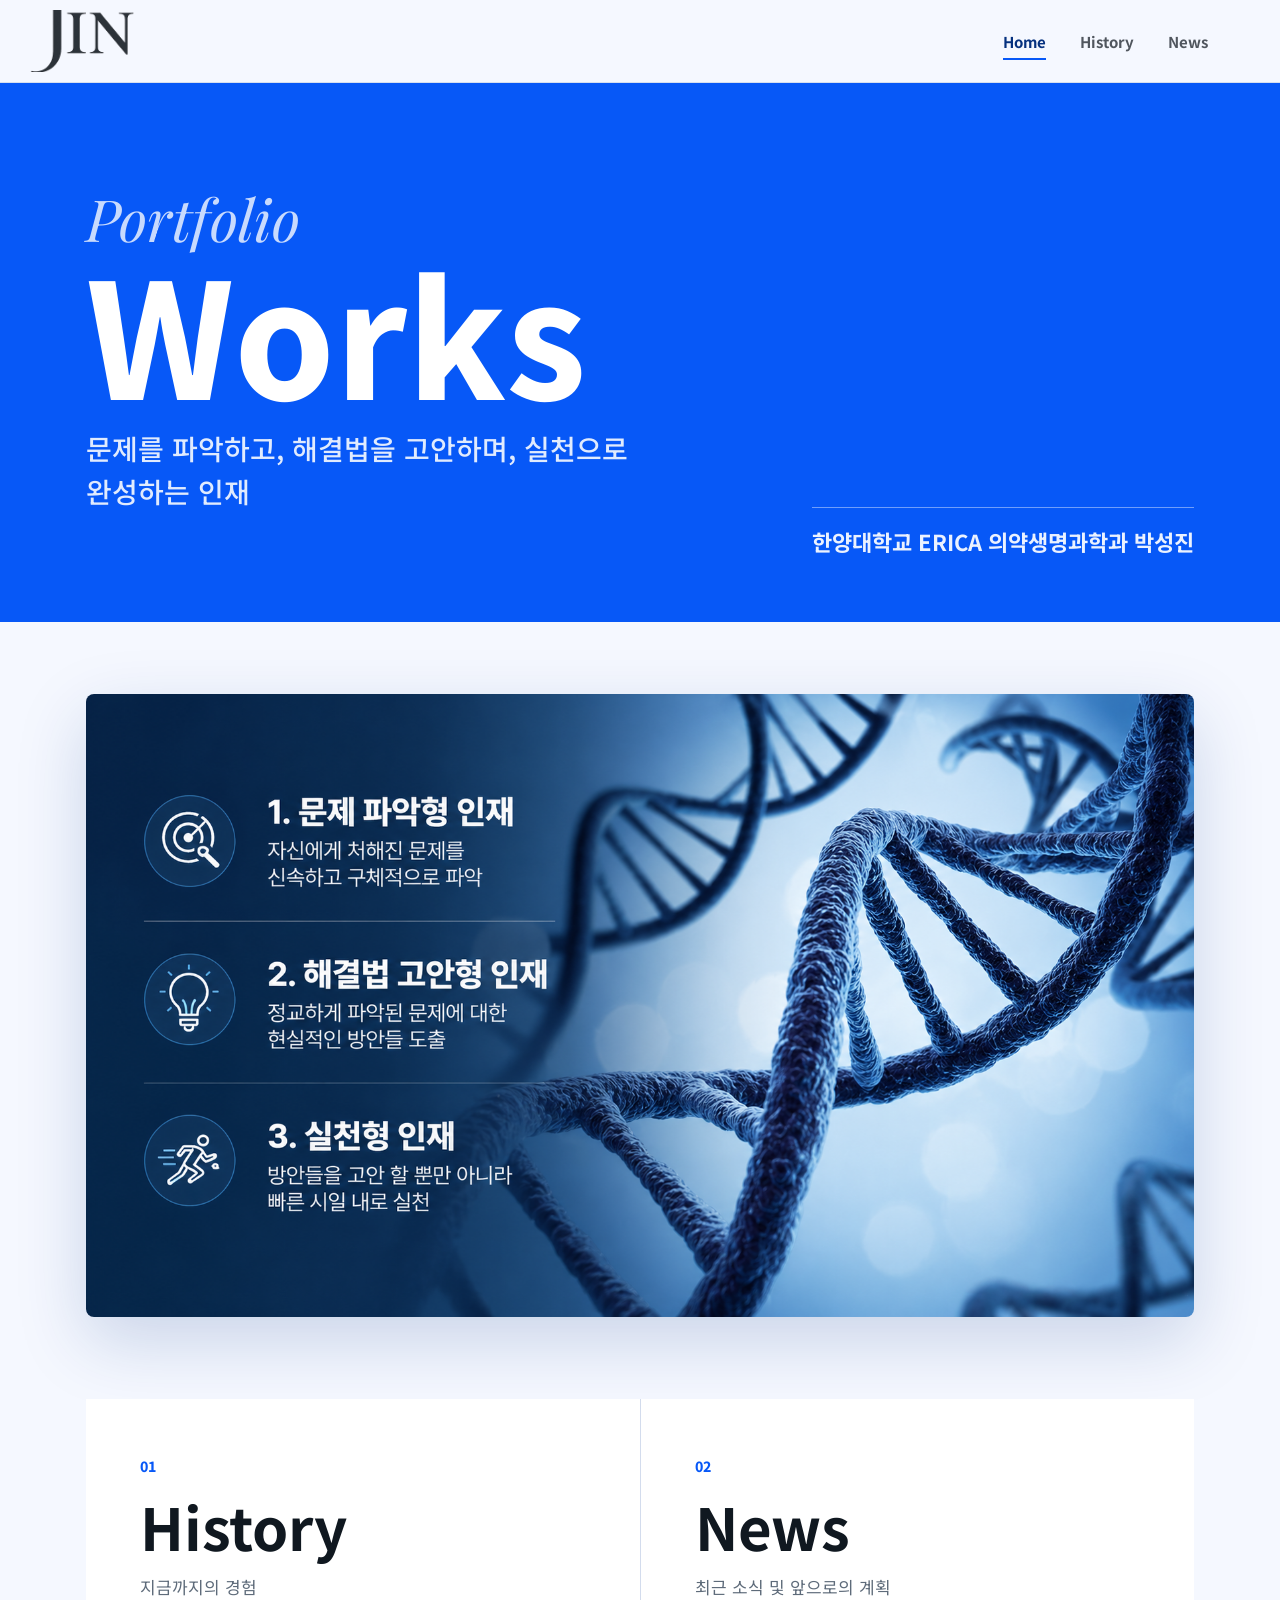
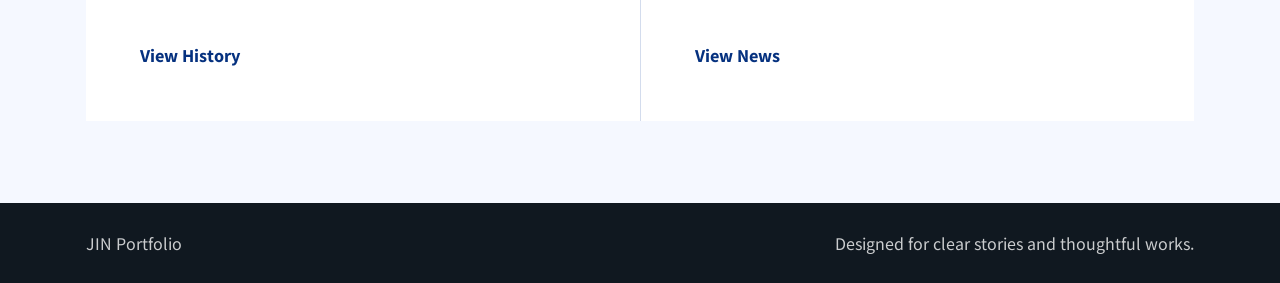
<file: index.html>
<!DOCTYPE html>
<html lang="ko">
<head>
  <meta charset="UTF-8">
  <meta name="viewport" content="width=device-width, initial-scale=1.0">
  <title>JIN Portfolio | Home</title>
  <link rel="preconnect" href="https://fonts.googleapis.com">
  <link rel="preconnect" href="https://fonts.gstatic.com" crossorigin>
  <link href="https://fonts.googleapis.com/css2?family=Noto+Sans+KR:wght@400;500;700;800&family=Playfair+Display:wght@700&display=swap" rel="stylesheet">
  <link rel="stylesheet" href="styles.css">
</head>
<body>
  <header class="site-header">
    <a class="brand" href="index.html" aria-label="JIN Portfolio Home">
      <img src="로고.png" alt="JIN 로고">
    </a>
    <nav class="main-nav" aria-label="주요 메뉴">
      <a class="active" href="index.html">Home</a>
      <a href="history.html">History</a>
      <a href="news.html">News</a>
    </nav>
  </header>

  <main>
    <section class="hero hero-home">
      <div class="hero-copy">
        <p class="eyebrow">Portfolio</p>
        <h1>Works</h1>
        <p class="hero-text">문제를 파악하고, 해결법을 고안하며, 실천으로 완성하는 인재</p>
      </div>
      <p class="hero-name">한양대학교 ERICA 의약생명과학과 박성진</p>
    </section>

    <section class="banner-section" aria-label="메인 배너">
      <img src="배너.png" alt="문제 파악형, 해결법 고안형, 실천형 인재 배너">
    </section>

    <section class="summary-grid" aria-label="페이지 요약">
      <article class="summary-item">
        <span>01</span>
        <h2>History</h2>
        <p>지금까지의 경험</p>
        <a href="history.html">View History</a>
      </article>
      <article class="summary-item">
        <span>02</span>
        <h2>News</h2>
        <p>최근 소식 및 앞으로의 계획</p>
        <a href="news.html">View News</a>
      </article>
    </section>
  </main>

  <footer class="site-footer">
    <p>JIN Portfolio</p>
    <p>Designed for clear stories and thoughtful works.</p>
  </footer>
</body>
</html>
</file>
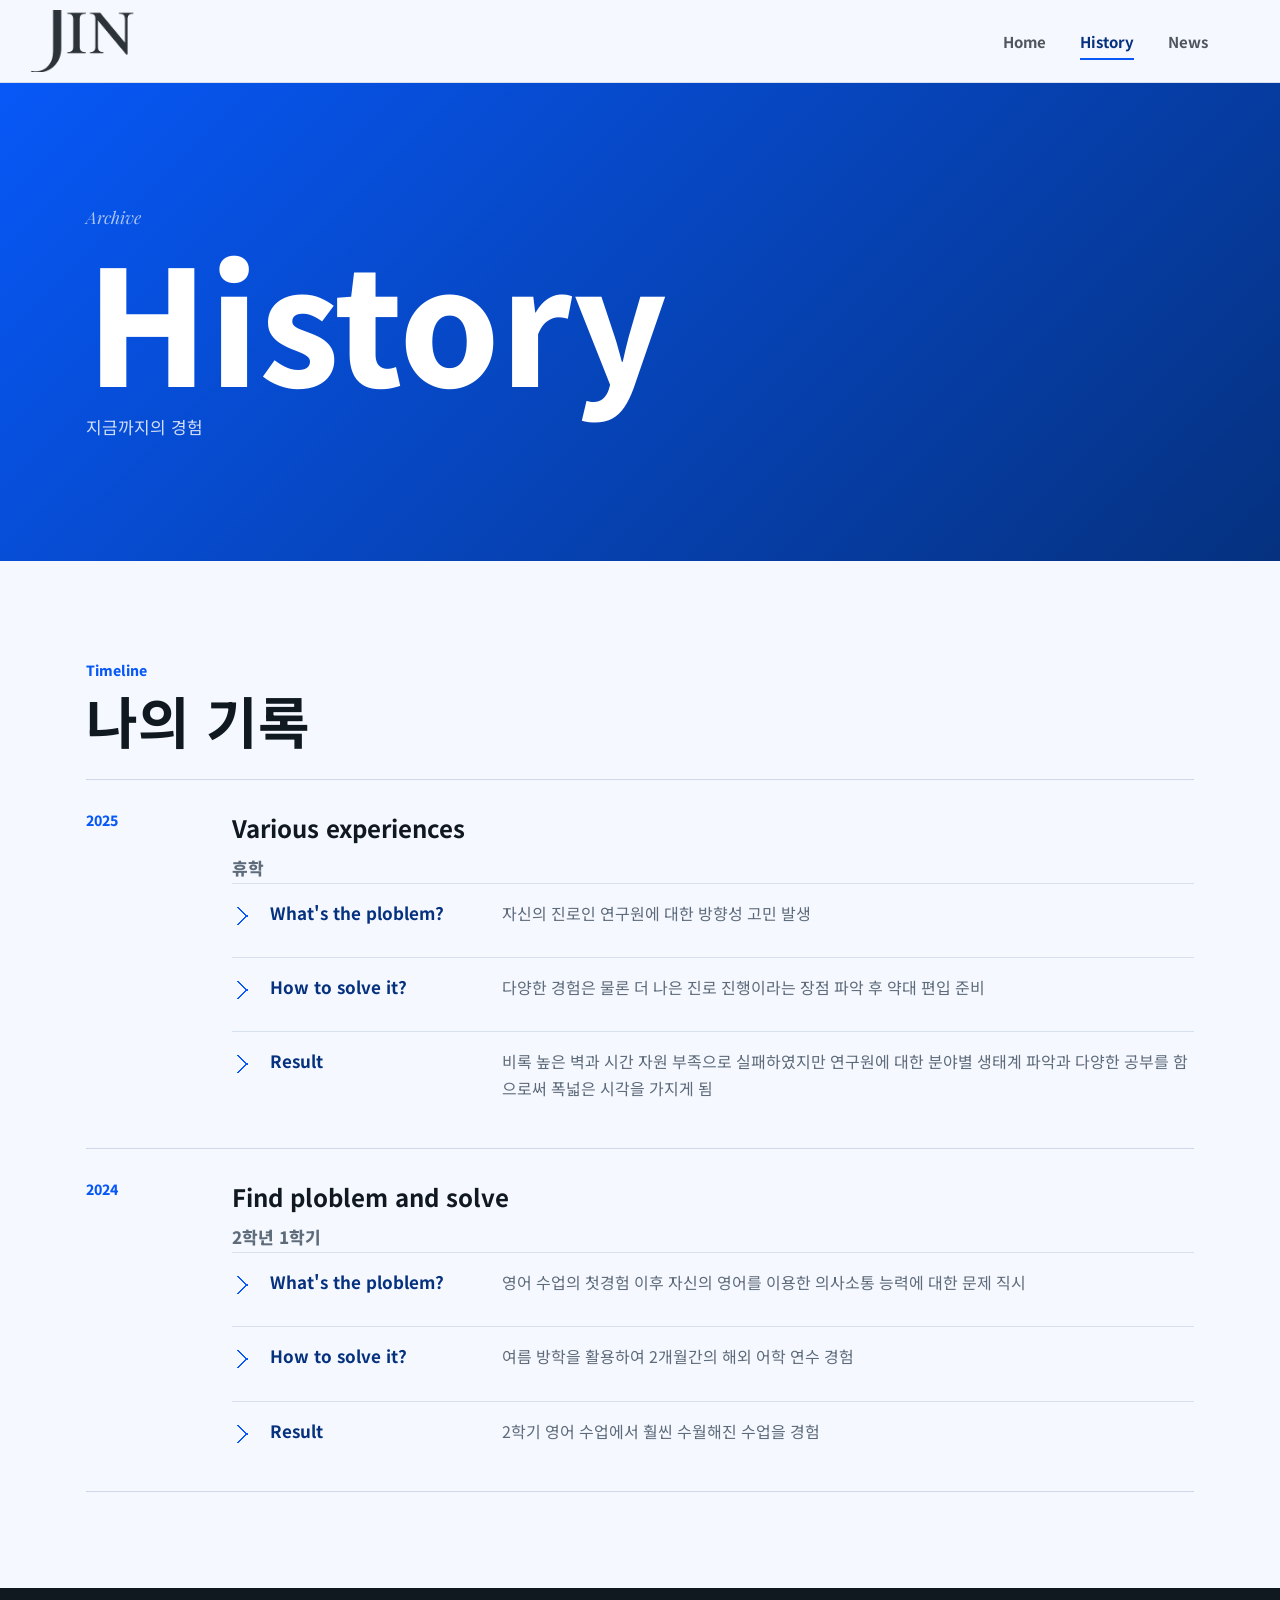
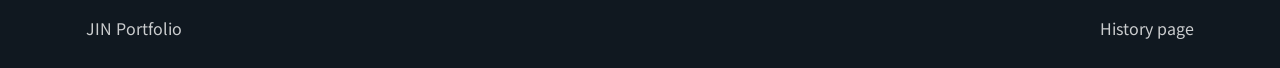
<file: history.html>
<!DOCTYPE html>
<html lang="ko">
<head>
  <meta charset="UTF-8">
  <meta name="viewport" content="width=device-width, initial-scale=1.0">
  <title>JIN Portfolio | History</title>
  <link rel="preconnect" href="https://fonts.googleapis.com">
  <link rel="preconnect" href="https://fonts.gstatic.com" crossorigin>
  <link href="https://fonts.googleapis.com/css2?family=Noto+Sans+KR:wght@400;500;700;800&family=Playfair+Display:wght@700&display=swap" rel="stylesheet">
  <link rel="stylesheet" href="styles.css">
</head>
<body>
  <header class="site-header">
    <a class="brand" href="index.html" aria-label="JIN Portfolio Home">
      <img src="로고.png" alt="JIN 로고">
    </a>
    <nav class="main-nav" aria-label="주요 메뉴">
      <a href="index.html">Home</a>
      <a class="active" href="history.html">History</a>
      <a href="news.html">News</a>
    </nav>
  </header>

  <main>
    <section class="page-hero">
      <p class="eyebrow">Archive</p>
      <h1>History</h1>
      <p>지금까지의 경험</p>
    </section>

    <section class="content-section">
      <div class="section-heading">
        <span>Timeline</span>
        <h2>나의 기록</h2>
      </div>
      <div class="timeline">
        <article class="timeline-item">
          <time>2025</time>
          <div>
            <h3>Various experiences</h3>
            <p class="semester">휴학</p>
            <ul class="arrow-list">
              <li>
                <strong>What's the ploblem?</strong>
                <span>자신의 진로인 연구원에 대한 방향성 고민 발생</span>
              </li>
              <li>
                <strong>How to solve it?</strong>
                <span>다양한 경험은 물론 더 나은 진로 진행이라는 장점 파악 후 약대 편입 준비</span>
              </li>
              <li>
                <strong>Result</strong>
                <span>비록 높은 벽과 시간 자원 부족으로 실패하였지만 연구원에 대한 분야별 생태계 파악과 다양한 공부를 함으로써 폭넓은 시각을 가지게 됨</span>
              </li>
            </ul>
          </div>
        </article>
        <article class="timeline-item">
          <time>2024</time>
          <div>
            <h3>Find ploblem and solve</h3>
            <p class="semester">2학년 1학기</p>
            <ul class="arrow-list">
              <li>
                <strong>What's the ploblem?</strong>
                <span>영어 수업의 첫경험 이후 자신의 영어를 이용한 의사소통 능력에 대한 문제 직시</span>
              </li>
              <li>
                <strong>How to solve it?</strong>
                <span>여름 방학을 활용하여 2개월간의 해외 어학 연수 경험</span>
              </li>
              <li>
                <strong>Result</strong>
                <span>2학기 영어 수업에서 훨씬 수월해진 수업을 경험</span>
              </li>
            </ul>
          </div>
        </article>
      </div>
    </section>
  </main>

  <footer class="site-footer">
    <p>JIN Portfolio</p>
    <p>History page</p>
  </footer>
</body>
</html>
</file>
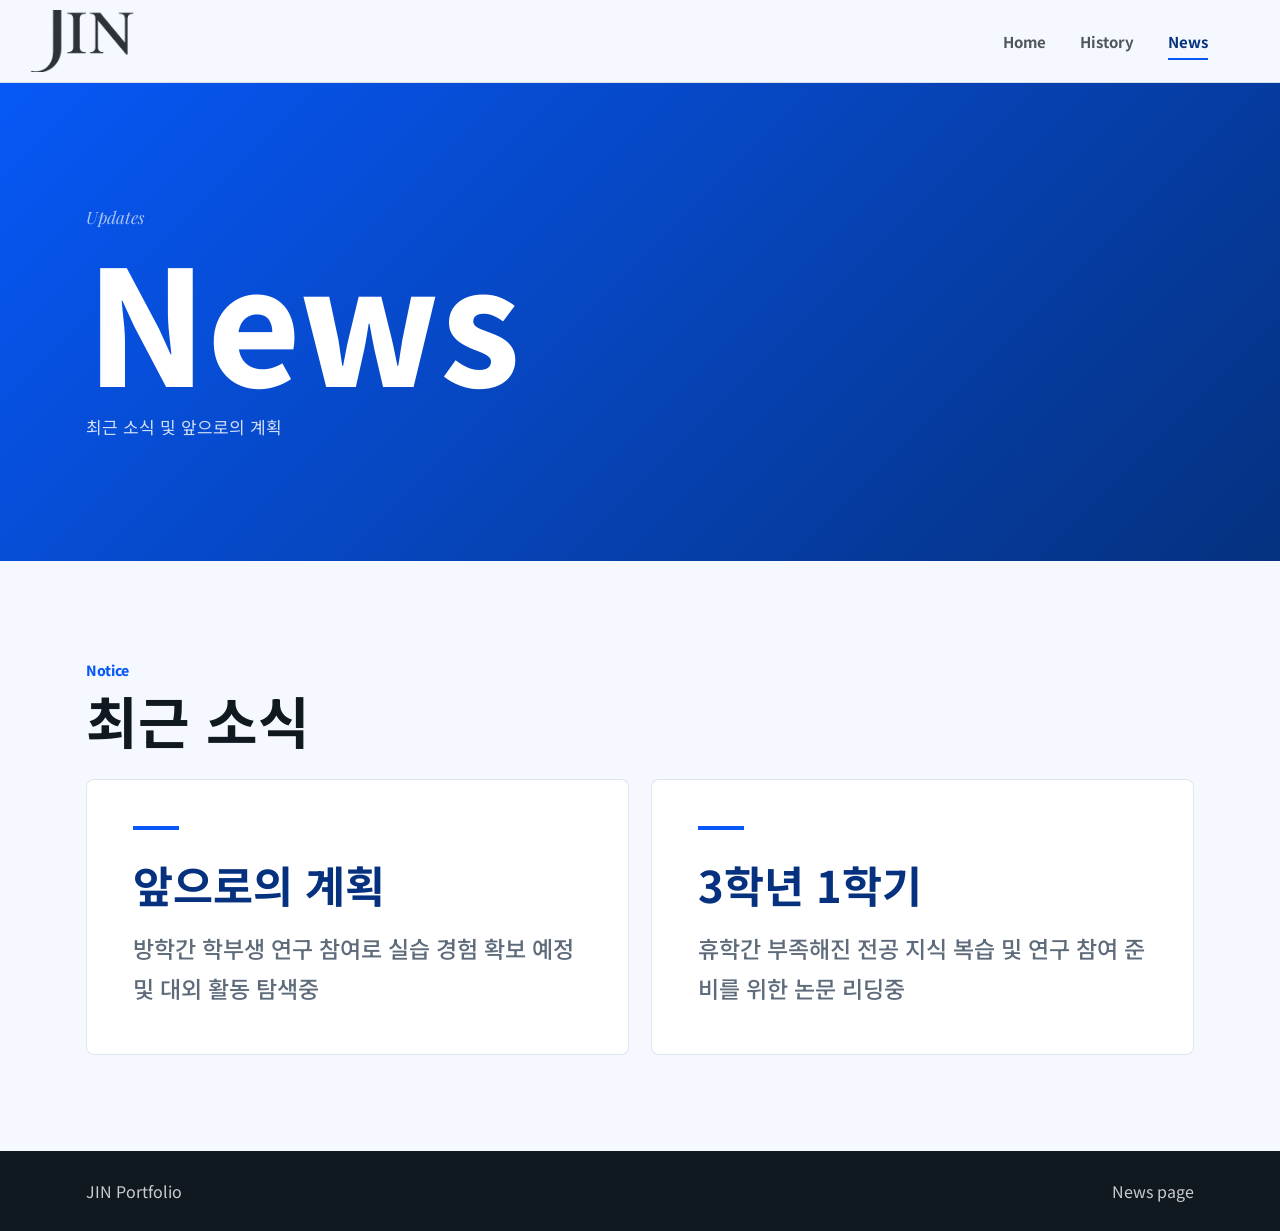
<file: news.html>
<!DOCTYPE html>
<html lang="ko">
<head>
  <meta charset="UTF-8">
  <meta name="viewport" content="width=device-width, initial-scale=1.0">
  <title>JIN Portfolio | News</title>
  <link rel="preconnect" href="https://fonts.googleapis.com">
  <link rel="preconnect" href="https://fonts.gstatic.com" crossorigin>
  <link href="https://fonts.googleapis.com/css2?family=Noto+Sans+KR:wght@400;500;700;800&family=Playfair+Display:wght@700&display=swap" rel="stylesheet">
  <link rel="stylesheet" href="styles.css">
</head>
<body>
  <header class="site-header">
    <a class="brand" href="index.html" aria-label="JIN Portfolio Home">
      <img src="로고.png" alt="JIN 로고">
    </a>
    <nav class="main-nav" aria-label="주요 메뉴">
      <a href="index.html">Home</a>
      <a href="history.html">History</a>
      <a class="active" href="news.html">News</a>
    </nav>
  </header>

  <main>
    <section class="page-hero">
      <p class="eyebrow">Updates</p>
      <h1>News</h1>
      <p>최근 소식 및 앞으로의 계획</p>
    </section>

    <section class="content-section">
      <div class="section-heading">
        <span>Notice</span>
        <h2>최근 소식</h2>
      </div>
      <div class="news-list">
        <article class="news-card">
          <h3>앞으로의 계획</h3>
          <p>방학간 학부생 연구 참여로 실습 경험 확보 예정 및 대외 활동 탐색중</p>
        </article>
        <article class="news-card">
          <h3>3학년 1학기</h3>
          <p>휴학간 부족해진 전공 지식 복습 및 연구 참여 준비를 위한 논문 리딩중</p>
        </article>
      </div>
    </section>
  </main>

  <footer class="site-footer">
    <p>JIN Portfolio</p>
    <p>News page</p>
  </footer>
</body>
</html>
</file>
<file: styles.css>
:root {
  --blue: #0758f7;
  --deep-blue: #05317f;
  --ink: #101820;
  --muted: #5e6b7a;
  --line: rgba(255, 255, 255, 0.28);
  --paper: #f5f8ff;
  --white: #ffffff;
}

* {
  box-sizing: border-box;
}

body {
  margin: 0;
  color: var(--ink);
  background: var(--paper);
  font-family: "Noto Sans KR", Arial, sans-serif;
  letter-spacing: 0;
}

a {
  color: inherit;
  text-decoration: none;
}

img {
  display: block;
  max-width: 100%;
}

.site-header {
  position: sticky;
  top: 0;
  z-index: 10;
  display: flex;
  align-items: center;
  justify-content: space-between;
  min-height: 82px;
  padding: 10px clamp(20px, 6vw, 72px) 10px 16px;
  background: rgba(245, 248, 255, 0.92);
  border-bottom: 1px solid rgba(5, 49, 127, 0.12);
  backdrop-filter: blur(14px);
}

.brand {
  width: 132px;
  height: 62px;
  display: block;
  flex: 0 0 auto;
  overflow: hidden;
  background: url("로고.png") center center / 224px 224px no-repeat;
}

.brand img {
  width: 218px;
  height: 218px;
  max-width: none;
  object-fit: cover;
  object-position: center;
  opacity: 0;
}

.main-nav {
  display: flex;
  gap: clamp(12px, 3vw, 34px);
  align-items: center;
  font-size: 15px;
  font-weight: 700;
}

.main-nav a {
  position: relative;
  padding: 8px 0;
  color: rgba(16, 24, 32, 0.72);
}

.main-nav a::after {
  position: absolute;
  left: 0;
  bottom: 0;
  width: 100%;
  height: 2px;
  content: "";
  background: var(--blue);
  transform: scaleX(0);
  transform-origin: right;
  transition: transform 180ms ease;
}

.main-nav a:hover,
.main-nav a.active {
  color: var(--deep-blue);
}

.main-nav a:hover::after,
.main-nav a.active::after {
  transform: scaleX(1);
  transform-origin: left;
}

.hero {
  position: relative;
  min-height: 520px;
  display: flex;
  align-items: center;
  padding: clamp(56px, 9vw, 108px) clamp(24px, 7vw, 86px);
  color: var(--white);
  background: var(--blue);
}

.hero-copy {
  width: min(680px, 100%);
}

.eyebrow {
  margin: 0 0 14px;
  color: rgba(255, 255, 255, 0.78);
  font-size: clamp(24px, 5vw, 58px);
  font-family: "Playfair Display", serif;
  font-style: italic;
  line-height: 0.95;
}

.hero h1,
.page-hero h1 {
  margin: 0;
  color: var(--white);
  font-size: clamp(72px, 14vw, 160px);
  font-weight: 800;
  line-height: 0.88;
}

.hero-text {
  max-width: 550px;
  margin: 26px 0 0;
  color: rgba(255, 255, 255, 0.88);
  font-size: clamp(18px, 2.4vw, 28px);
  font-weight: 500;
  line-height: 1.55;
}

.hero-name {
  position: absolute;
  right: clamp(24px, 7vw, 86px);
  bottom: clamp(28px, 5vw, 62px);
  max-width: min(460px, calc(100% - 48px));
  margin: 0;
  padding-top: 16px;
  color: rgba(255, 255, 255, 0.92);
  border-top: 1px solid rgba(255, 255, 255, 0.42);
  font-size: clamp(15px, 2vw, 22px);
  font-weight: 700;
  line-height: 1.6;
  text-align: right;
}

.banner-section {
  padding: clamp(28px, 6vw, 72px) clamp(20px, 7vw, 86px) 0;
  background: var(--paper);
}

.banner-section img {
  width: 100%;
  border-radius: 8px;
  box-shadow: 0 24px 70px rgba(5, 49, 127, 0.18);
}

.summary-grid {
  display: grid;
  grid-template-columns: repeat(2, minmax(0, 1fr));
  gap: 1px;
  margin: clamp(36px, 7vw, 82px) clamp(20px, 7vw, 86px);
  background: rgba(5, 49, 127, 0.14);
}

.summary-item {
  min-height: 280px;
  padding: clamp(28px, 5vw, 54px);
  background: var(--white);
}

.summary-item span,
.section-heading span,
.news-card time,
.timeline-item time {
  color: var(--blue);
  font-size: 14px;
  font-weight: 800;
}

.summary-item h2 {
  margin: 20px 0 12px;
  font-size: clamp(34px, 5vw, 58px);
  line-height: 1;
}

.summary-item p,
.news-card p,
.timeline-item p,
.page-hero p {
  color: var(--muted);
  font-size: 17px;
  line-height: 1.75;
}

.summary-item a {
  display: inline-flex;
  margin-top: 24px;
  color: var(--deep-blue);
  font-weight: 800;
}

.page-hero {
  padding: clamp(62px, 10vw, 120px) clamp(24px, 7vw, 86px);
  background: linear-gradient(135deg, var(--blue), var(--deep-blue));
}

.page-hero .eyebrow {
  color: rgba(255, 255, 255, 0.66);
}

.page-hero p:not(.eyebrow) {
  max-width: 680px;
  margin: 24px 0 0;
  color: rgba(255, 255, 255, 0.82);
}

.content-section {
  padding: clamp(48px, 8vw, 96px) clamp(20px, 7vw, 86px);
}

.section-heading {
  margin-bottom: 28px;
}

.section-heading h2 {
  margin: 8px 0 0;
  font-size: clamp(34px, 5vw, 56px);
  line-height: 1.1;
}

.timeline {
  border-top: 1px solid rgba(5, 49, 127, 0.16);
}

.timeline-item {
  display: grid;
  grid-template-columns: 120px 1fr;
  gap: 26px;
  padding: 30px 0;
  border-bottom: 1px solid rgba(5, 49, 127, 0.16);
}

.timeline-item h3,
.news-card h3 {
  margin: 0 0 8px;
  font-size: 24px;
}

.timeline-item p,
.news-card p {
  margin: 0;
}

.semester {
  margin: 28px 0 18px;
  color: var(--deep-blue);
  font-weight: 800;
}

.timeline-item h3 + .semester {
  margin-top: 0;
}

.arrow-list {
  display: grid;
  gap: 14px;
  margin: 0;
  padding: 0;
  list-style: none;
}

.arrow-list li {
  position: relative;
  display: grid;
  grid-template-columns: minmax(160px, 210px) 1fr;
  gap: 22px;
  padding: 16px 0 16px 38px;
  border-top: 1px solid rgba(5, 49, 127, 0.12);
}

.arrow-list li::before {
  position: absolute;
  top: 21px;
  left: 0;
  width: 20px;
  height: 20px;
  content: "";
  background:
    linear-gradient(45deg, transparent 46%, var(--blue) 46% 58%, transparent 58%),
    linear-gradient(135deg, transparent 46%, var(--blue) 46% 58%, transparent 58%);
  background-position: 3px 2px, 3px 10px;
  background-repeat: no-repeat;
  background-size: 14px 10px;
}

.arrow-list strong {
  color: var(--deep-blue);
  font-size: 17px;
}

.arrow-list span {
  color: var(--muted);
  font-size: 16px;
  line-height: 1.7;
}

.news-list {
  display: grid;
  grid-template-columns: repeat(2, minmax(0, 1fr));
  gap: 22px;
}

.news-card {
  position: relative;
  min-height: 260px;
  padding: clamp(30px, 4vw, 46px);
  background: var(--white);
  border: 1px solid rgba(5, 49, 127, 0.12);
  border-radius: 8px;
}

.news-card::before {
  display: block;
  width: 46px;
  height: 4px;
  margin-bottom: 30px;
  content: "";
  background: var(--blue);
}

.news-card h3 {
  margin: 0 0 18px;
  color: var(--deep-blue);
  font-size: clamp(28px, 3.4vw, 44px);
  line-height: 1.15;
}

.news-card p {
  max-width: 620px;
  font-size: clamp(18px, 2vw, 23px);
  font-weight: 500;
  line-height: 1.75;
}

.site-footer {
  display: flex;
  justify-content: space-between;
  gap: 18px;
  padding: 28px clamp(20px, 7vw, 86px);
  color: rgba(255, 255, 255, 0.78);
  background: var(--ink);
}

.site-footer p {
  margin: 0;
}

@media (max-width: 800px) {
  .site-header,
  .site-footer {
    align-items: flex-start;
    flex-direction: column;
  }

  .hero {
    min-height: 600px;
    background: var(--blue);
  }

  .hero-name {
    left: 24px;
    right: 24px;
    text-align: left;
  }

  .summary-grid,
  .news-list {
    grid-template-columns: 1fr;
  }

  .timeline-item {
    grid-template-columns: 1fr;
    gap: 10px;
  }

  .arrow-list li {
    grid-template-columns: 1fr;
    gap: 8px;
  }
}

@media (max-width: 520px) {
  .site-header {
    min-height: auto;
  }

  .main-nav {
    width: 100%;
    justify-content: space-between;
  }

  .hero h1,
  .page-hero h1 {
    font-size: clamp(58px, 20vw, 88px);
  }

  .summary-item,
  .news-card {
    padding: 24px;
  }
}
</file>
